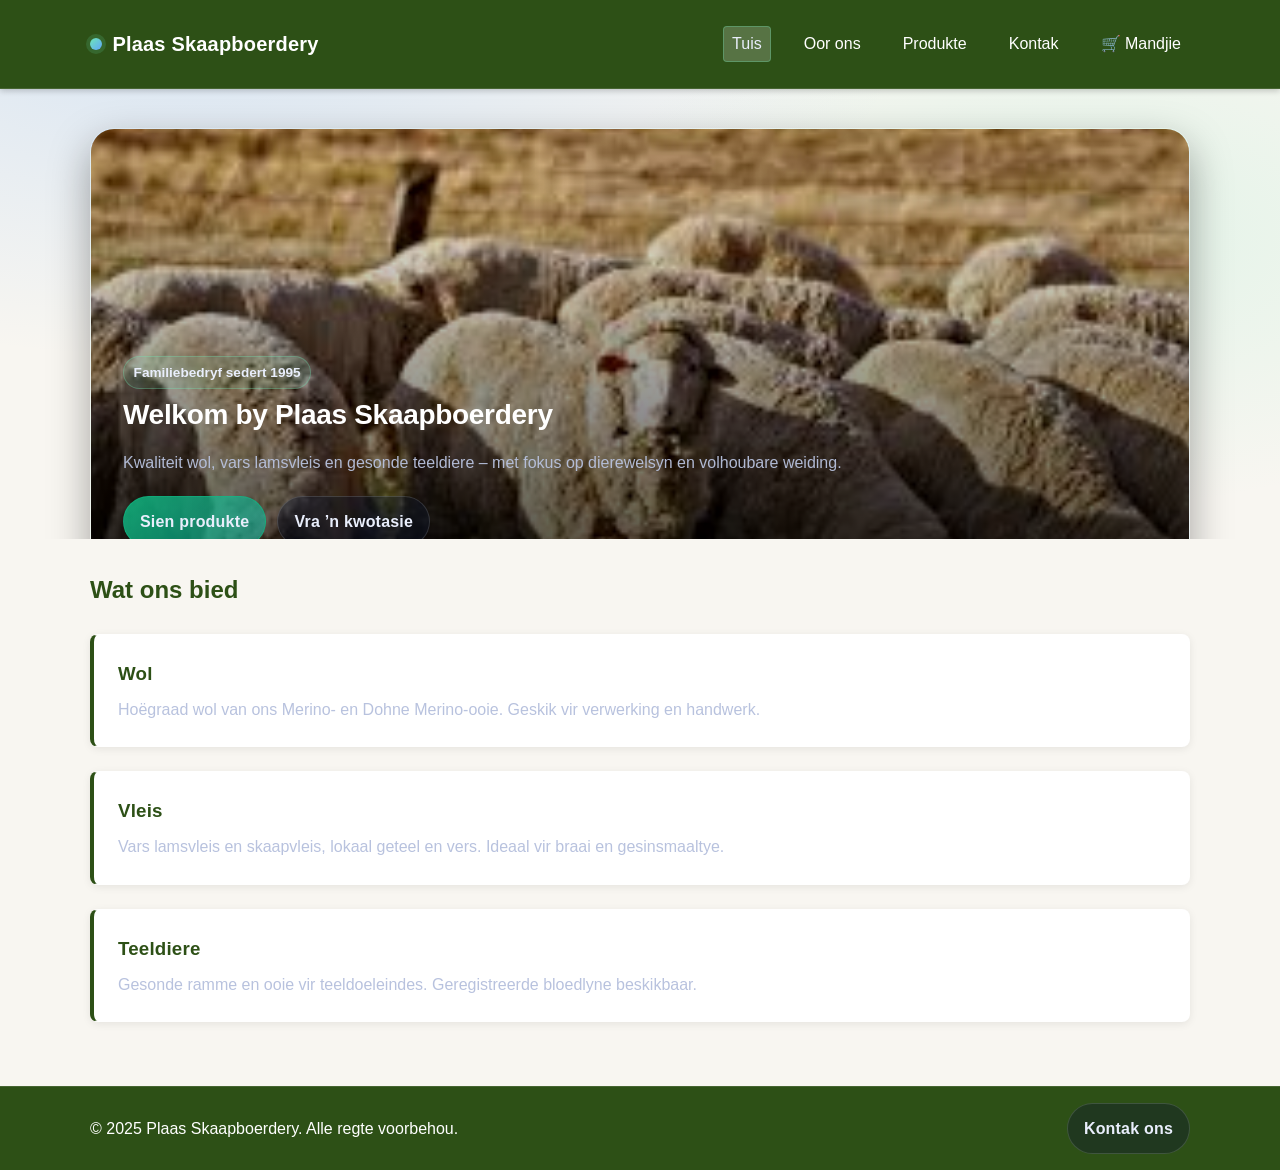
<file: index.html>
<!DOCTYPE html>
<html lang="af">
<head>
    <!-- Metadata vir soekmotoroptimalisering en beskrywing -->
    <meta charset="UTF-8">
    <meta name="viewport" content="width=device-width, initial-scale=1.0">
    <meta name="description" content="Welkom by Plaas Skaapboerdery – kwaliteit wol, lamsvleis en teeldiere. Familiebedryf met passie vir skaapboerdery.">
    <meta name="keywords" content="skaapboerdery, wol, lamsvleis, skaapvleis, teeldiere, plaas, Suid-Afrika">
    <meta name="author" content="Plaas Skaapboerdery">
    <title>Tuis | Plaas Skaapboerdery</title>
    <link rel="stylesheet" href="style.css">
</head>
<body>
    <!--
      Site struktuur:
      - Header: hoofnavigasie (bly bo vas / sticky)
      - Main: "hero" + produk-hoogtepunte
      - Footer: basiese inligting + vinnige skakel
    -->

    <!-- Header + navigasie -->
    <header>
        <nav class="nav-bar container">
            <a href="index.html" class="logo">Plaas Skaapboerdery</a>
            <ul class="nav-links">
                <li><a href="index.html" class="active">Tuis</a></li>
                <li><a href="oor-ons.html">Oor ons</a></li>
                <li><a href="produkte.html">Produkte</a></li>
                <li><a href="kontak.html">Kontak</a></li>
                <li><a href="produkte.html" title="Winkeltrollie / Mandjie">🛒 Mandjie</a></li>
            </ul>
        </nav>
    </header>

    <!-- Main inhoud -->
    <main>
        <!-- Hero: groot beeld + kernboodskap + aksieknoppies -->
        <section class="hero">
            <div class="container hero-wrap">
                <img src="download.jfif" alt="Skape graas op groen weiveld – ons kudde geniet natuurlike weiding" class="hero-image">
                <div class="hero-overlay">
                    <div>
                        <span class="badge">Familiebedryf sedert 1995</span>
                    </div>
                    <h1>Welkom by Plaas Skaapboerdery</h1>
                    <p>Kwaliteit wol, vars lamsvleis en gesonde teeldiere – met fokus op dierewelsyn en volhoubare weiding.</p>
                    <div class="hero-actions">
                        <a class="btn btn-primary" href="produkte.html">Sien produkte</a>
                        <a class="btn btn-ghost" href="kontak.html">Vra ’n kwotasie</a>
                    </div>
                </div>
            </div>
        </section>

        <!-- Hoogtepunte: 3 "kaartjies" om aanbiedinge vinnig te wys -->
        <section class="features">
            <div class="container">
                <h2>Wat ons bied</h2>
                <div class="feature-grid">
                    <article class="feature-card">
                        <h3>Wol</h3>
                        <p>Hoëgraad wol van ons Merino- en Dohne Merino-ooie. Geskik vir verwerking en handwerk.</p>
                    </article>
                    <article class="feature-card">
                        <h3>Vleis</h3>
                        <p>Vars lamsvleis en skaapvleis, lokaal geteel en vers. Ideaal vir braai en gesinsmaaltye.</p>
                    </article>
                    <article class="feature-card">
                        <h3>Teeldiere</h3>
                        <p>Gesonde ramme en ooie vir teeldoeleindes. Geregistreerde bloedlyne beskikbaar.</p>
                    </article>
                </div>
            </div>
        </section>
    </main>

    <!-- Footer: klein “call to action” + kopiereg -->
    <footer>
        <div class="container footer-wrap">
            <p>&copy; 2025 Plaas Skaapboerdery. Alle regte voorbehou.</p>
            <p><a class="btn btn-ghost" href="kontak.html">Kontak ons</a></p>
        </div>
    </footer>
</body>
</html>
</file>
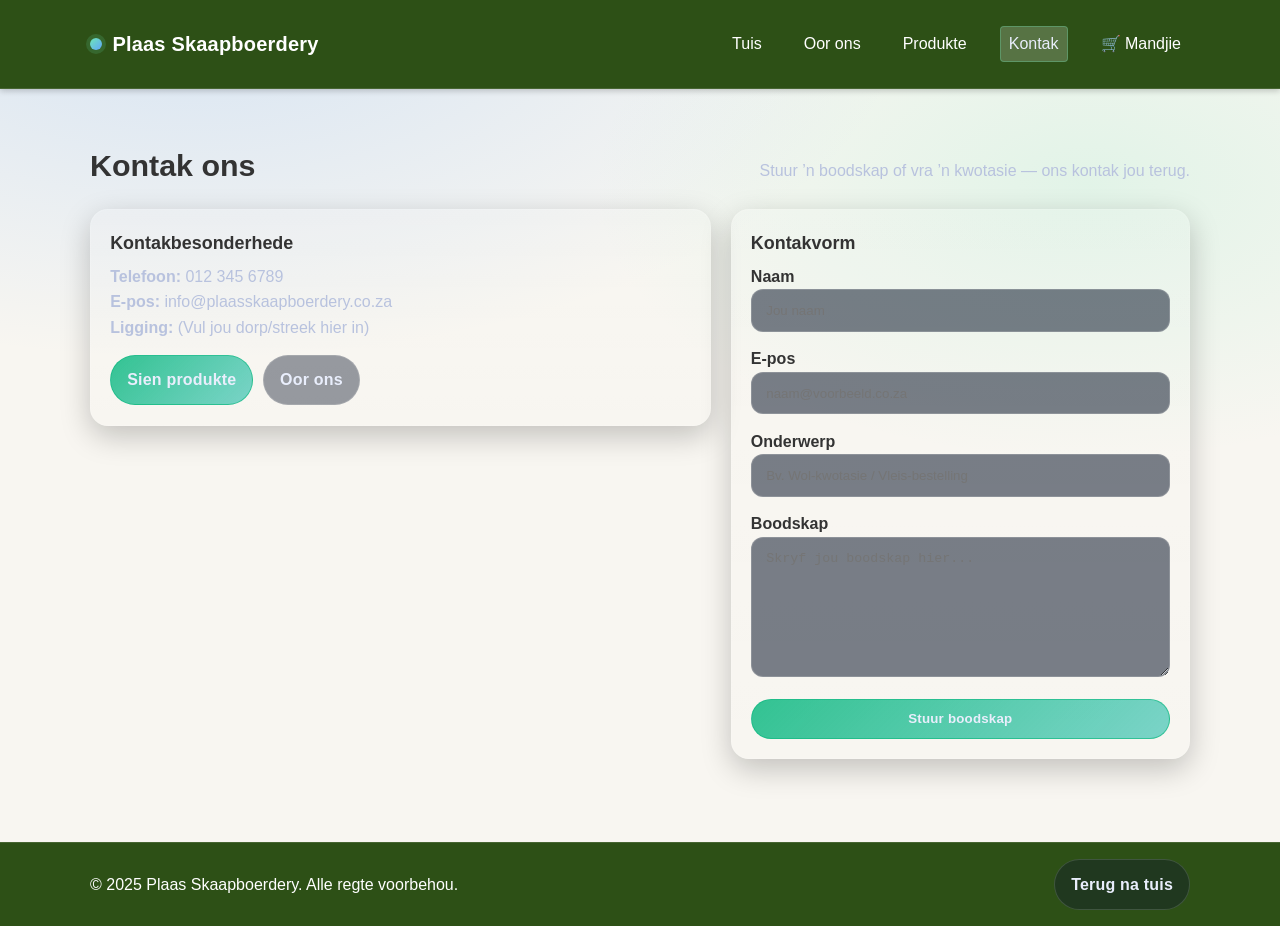
<file: kontak.html>
<!DOCTYPE html>
<html lang="af">
<head>
  <meta charset="UTF-8">
  <meta name="viewport" content="width=device-width, initial-scale=1.0">
  <meta name="description" content="Kontak Plaas Skaapboerdery vir kwotasies, bestellings of algemene navrae.">
  <meta name="author" content="Plaas Skaapboerdery">
  <title>Kontak | Plaas Skaapboerdery</title>
  <link rel="stylesheet" href="style.css">
</head>
<body>
  <!--
    Kontak blad:
    - Links: kontakbesonderhede + vinnige skakels
    - Regs: kontakvorm (stilering kom uit `style.css`)
    - Doel: ’n professionele, duidelike “call to action”
  -->
  <header>
    <nav class="nav-bar container">
      <a href="index.html" class="logo">Plaas Skaapboerdery</a>
      <ul class="nav-links">
        <li><a href="index.html">Tuis</a></li>
        <li><a href="oor-ons.html">Oor ons</a></li>
        <li><a href="produkte.html">Produkte</a></li>
        <li><a href="kontak.html" class="active">Kontak</a></li>
        <li><a href="produkte.html" title="Winkeltrollie / Mandjie">🛒 Mandjie</a></li>
      </ul>
    </nav>
  </header>

  <main>
    <!-- Kontak-inhoud in 2-kolom rooster -->
    <section>
      <div class="container">
        <div class="section-title">
          <h2>Kontak ons</h2>
          <p>Stuur ’n boodskap of vra ’n kwotasie — ons kontak jou terug.</p>
        </div>

        <div class="grid-2">
          <article class="card card-pad">
            <h3>Kontakbesonderhede</h3>
            <p><strong>Telefoon:</strong> 012 345 6789</p>
            <p><strong>E-pos:</strong> info@plaasskaapboerdery.co.za</p>
            <p><strong>Ligging:</strong> (Vul jou dorp/streek hier in)</p>
            <div style="margin-top: .9rem; display: flex; gap: .6rem; flex-wrap: wrap;">
              <a class="btn btn-primary" href="produkte.html">Sien produkte</a>
              <a class="btn btn-ghost" href="oor-ons.html">Oor ons</a>
            </div>
          </article>

          <aside class="card card-pad card-hover">
            <h3>Kontakvorm</h3>
            <form action="#" method="post">
              <div>
                <label for="naam">Naam</label>
                <input id="naam" name="naam" type="text" placeholder="Jou naam" required minlength="3">
              </div>
              <div>
                <label for="epos">E-pos</label>
                <input id="epos" name="epos" type="email" placeholder="naam@voorbeeld.co.za" required>
              </div>
              <div>
                <label for="onderwerp">Onderwerp</label>
                <input id="onderwerp" name="onderwerp" type="text" placeholder="Bv. Wol-kwotasie / Vleis-bestelling" required minlength="4">
              </div>
              <div>
                <label for="boodskap">Boodskap</label>
                <textarea id="boodskap" name="boodskap" placeholder="Skryf jou boodskap hier..." required minlength="10"></textarea>
              </div>
              <button class="btn btn-primary" type="submit">Stuur boodskap</button>
            </form>
          </aside>
        </div>
      </div>
    </section>
  </main>

  <!-- Footer: terug-skakel na tuis vir beter navigasie -->
  <footer>
    <div class="container footer-wrap">
      <p>&copy; 2025 Plaas Skaapboerdery. Alle regte voorbehou.</p>
      <p><a class="btn btn-ghost" href="index.html">Terug na tuis</a></p>
    </div>
  </footer>
</body>
</html>
</file>
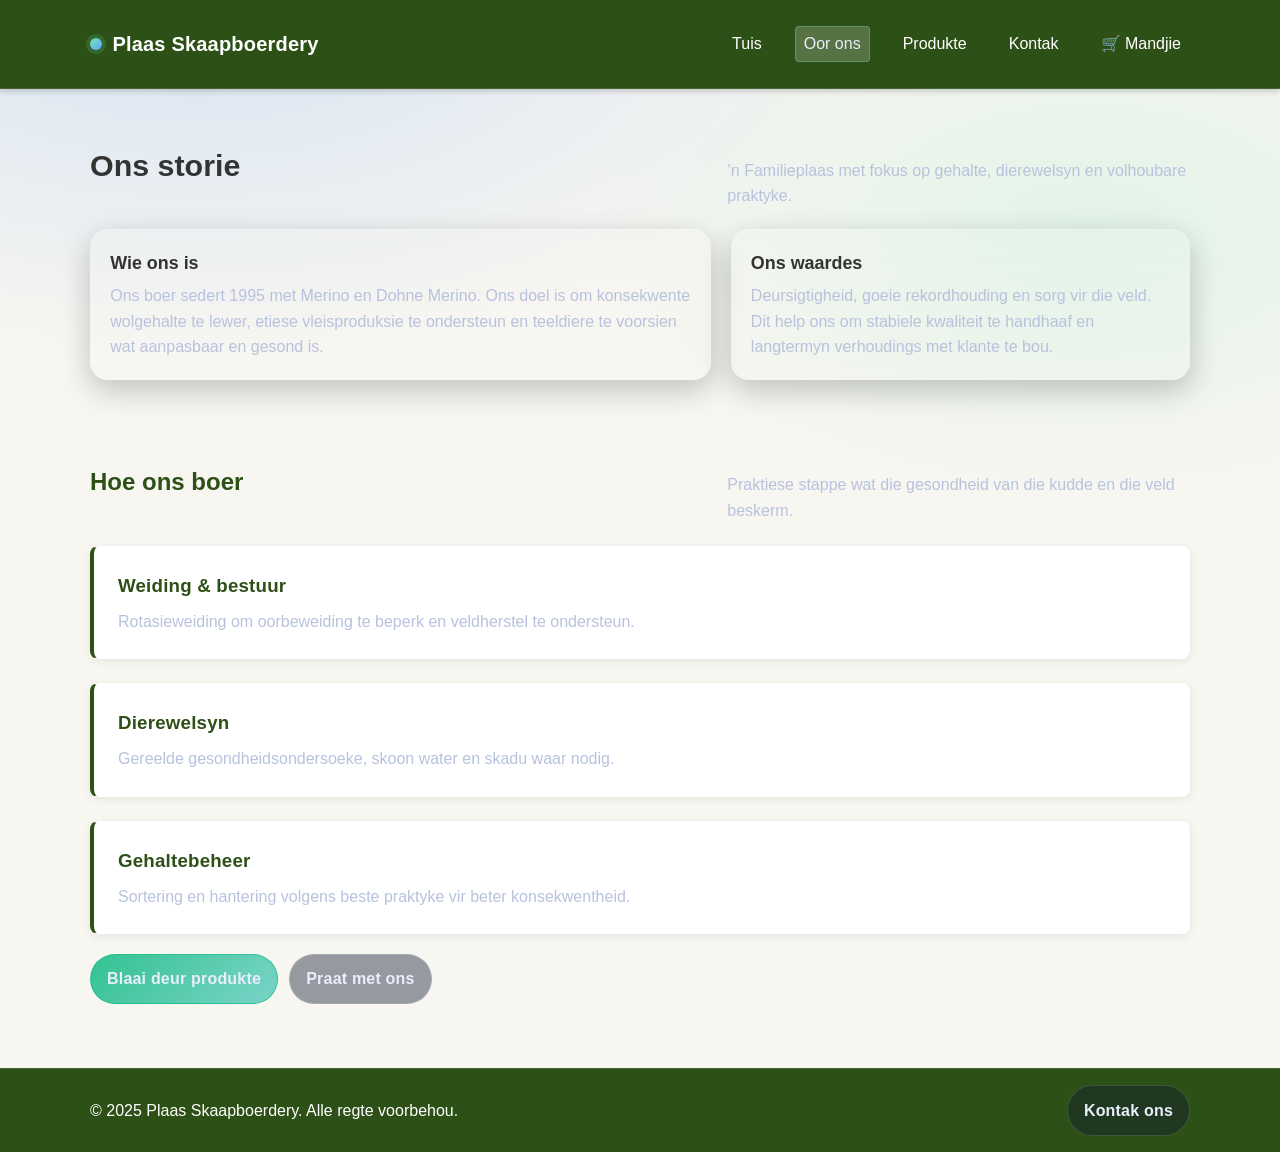
<file: oor-ons.html>
<!DOCTYPE html>
<html lang="af">
<head>
  <meta charset="UTF-8">
  <meta name="viewport" content="width=device-width, initial-scale=1.0">
  <meta name="description" content="Leer meer oor Plaas Skaapboerdery – ons storie, waardes en boerderypraktyke.">
  <meta name="author" content="Plaas Skaapboerdery">
  <title>Oor ons | Plaas Skaapboerdery</title>
  <link rel="stylesheet" href="style.css">
</head>
<body>
  <!--
    Blad uitleg:
    - Selfde navigasie/tema as die res van die site
    - Inhoud: "storie" + "hoe ons boer" in kaartjies/rooster
    - Knoppies gebruik herbruikbare `.btn` komponente uit `style.css`
  -->
  <header>
    <nav class="nav-bar container">
      <a href="index.html" class="logo">Plaas Skaapboerdery</a>
      <ul class="nav-links">
        <li><a href="index.html">Tuis</a></li>
        <li><a href="oor-ons.html" class="active">Oor ons</a></li>
        <li><a href="produkte.html">Produkte</a></li>
        <li><a href="kontak.html">Kontak</a></li>
        <li><a href="produkte.html" title="Winkeltrollie / Mandjie">🛒 Mandjie</a></li>
      </ul>
    </nav>
  </header>

  <main>
    <!-- Afdeling 1: kort storie + waardes (2-kolom rooster op groter skerms) -->
    <section>
      <div class="container">
        <div class="section-title">
          <h2>Ons storie</h2>
          <p>’n Familieplaas met fokus op gehalte, dierewelsyn en volhoubare praktyke.</p>
        </div>

        <div class="grid-2">
          <article class="card card-pad">
            <h3>Wie ons is</h3>
            <p>Ons boer sedert 1995 met Merino en Dohne Merino. Ons doel is om konsekwente wolgehalte te lewer, etiese vleisproduksie te ondersteun en teeldiere te voorsien wat aanpasbaar en gesond is.</p>
          </article>

          <aside class="card card-pad card-hover">
            <h3>Ons waardes</h3>
            <p>Deursigtigheid, goeie rekordhouding en sorg vir die veld. Dit help ons om stabiele kwaliteit te handhaaf en langtermyn verhoudings met klante te bou.</p>
          </aside>
        </div>
      </div>
    </section>

    <!-- Afdeling 2: "feature" kaartjies met hover-effekte -->
    <section class="features">
      <div class="container">
        <div class="section-title">
          <h2>Hoe ons boer</h2>
          <p>Praktiese stappe wat die gesondheid van die kudde en die veld beskerm.</p>
        </div>

        <div class="feature-grid">
          <article class="feature-card">
            <h3>Weiding & bestuur</h3>
            <p>Rotasieweiding om oorbeweiding te beperk en veldherstel te ondersteun.</p>
          </article>
          <article class="feature-card">
            <h3>Dierewelsyn</h3>
            <p>Gereelde gesondheidsondersoeke, skoon water en skadu waar nodig.</p>
          </article>
          <article class="feature-card">
            <h3>Gehaltebeheer</h3>
            <p>Sortering en hantering volgens beste praktyke vir beter konsekwentheid.</p>
          </article>
        </div>

        <div style="margin-top: 1.2rem; display: flex; gap: .7rem; flex-wrap: wrap;">
          <a class="btn btn-primary" href="produkte.html">Blaai deur produkte</a>
          <a class="btn btn-ghost" href="kontak.html">Praat met ons</a>
        </div>
      </div>
    </section>
  </main>

  <!-- Footer: konsekwente site-voetskrif -->
  <footer>
    <div class="container footer-wrap">
      <p>&copy; 2025 Plaas Skaapboerdery. Alle regte voorbehou.</p>
      <p><a class="btn btn-ghost" href="kontak.html">Kontak ons</a></p>
    </div>
  </footer>
</body>
</html>
</file>
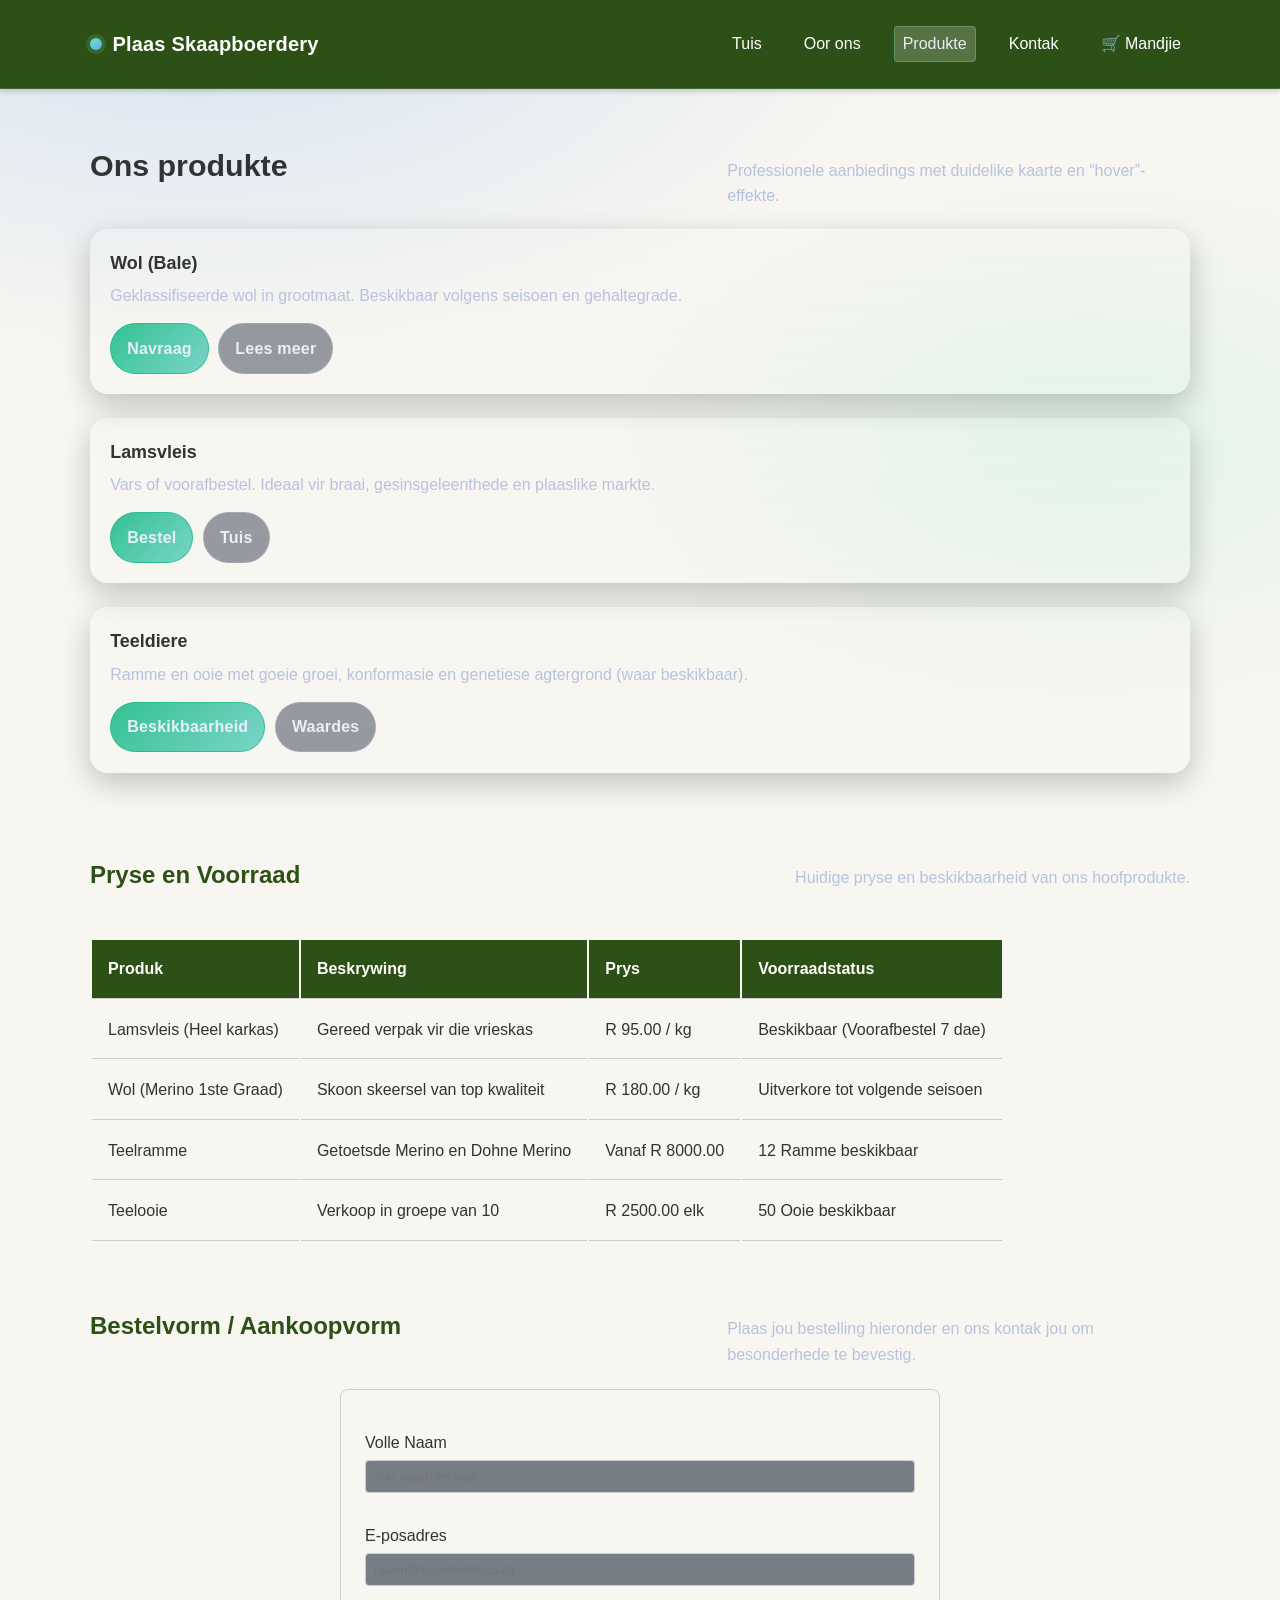
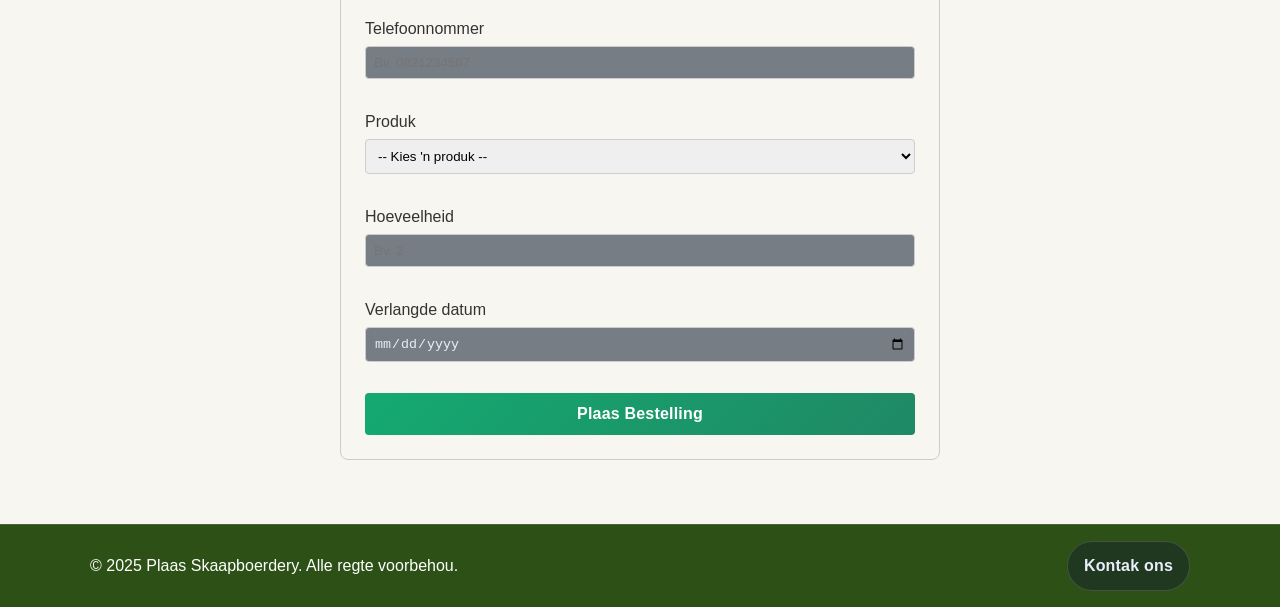
<file: produkte.html>
<!DOCTYPE html>
<html lang="af">

<head>
  <meta charset="UTF-8">
  <meta name="viewport" content="width=device-width, initial-scale=1.0">
  <meta name="description" content="Produkte van Plaas Skaapboerdery – wol, lamsvleis en teeldiere.">
  <meta name="author" content="Plaas Skaapboerdery">
  <title>Produkte | Plaas Skaapboerdery</title>
  <link rel="stylesheet" href="style.css">
</head>

<body>
  <!--
    Produkte blad:
    - Bo: navigasie (hergebruik op alle bladsye)
    - Middel: produk-kaartjies met knoppies (primary/ghost)
    - Onder: ekstra info (afhaal/aflewering + kwotasies)
  -->
  <header>
    <nav class="nav-bar container">
      <a href="index.html" class="logo">Plaas Skaapboerdery</a>
      <ul class="nav-links">
        <li><a href="index.html">Tuis</a></li>
        <li><a href="oor-ons.html">Oor ons</a></li>
        <li><a href="produkte.html" class="active">Produkte</a></li>
        <li><a href="kontak.html">Kontak</a></li>
        <li><a href="produkte.html" title="Winkeltrollie / Mandjie">🛒 Mandjie</a></li>
      </ul>
    </nav>
  </header>

  <main>
    <!-- Produk-oorsig: kaartjies met hover-effek vir ’n professionele “catalog” gevoel -->
    <section>
      <div class="container">
        <div class="section-title">
          <h2>Ons produkte</h2>
          <p>Professionele aanbiedings met duidelike kaarte en “hover”-effekte.</p>
        </div>

        <div class="feature-grid">
          <article class="card card-pad card-hover" style="grid-column: span 4;">
            <h3>Wol (Bale)</h3>
            <p>Geklassifiseerde wol in grootmaat. Beskikbaar volgens seisoen en gehaltegrade.</p>
            <div style="margin-top: .9rem; display: flex; gap: .6rem; flex-wrap: wrap;">
              <a class="btn btn-primary" href="kontak.html">Navraag</a>
              <a class="btn btn-ghost" href="oor-ons.html">Lees meer</a>
            </div>
          </article>

          <article class="card card-pad card-hover" style="grid-column: span 4;">
            <h3>Lamsvleis</h3>
            <p>Vars of voorafbestel. Ideaal vir braai, gesinsgeleenthede en plaaslike markte.</p>
            <div style="margin-top: .9rem; display: flex; gap: .6rem; flex-wrap: wrap;">
              <a class="btn btn-primary" href="kontak.html">Bestel</a>
              <a class="btn btn-ghost" href="index.html#">Tuis</a>
            </div>
          </article>

          <article class="card card-pad card-hover" style="grid-column: span 4;">
            <h3>Teeldiere</h3>
            <p>Ramme en ooie met goeie groei, konformasie en genetiese agtergrond (waar beskikbaar).</p>
            <div style="margin-top: .9rem; display: flex; gap: .6rem; flex-wrap: wrap;">
              <a class="btn btn-primary" href="kontak.html">Beskikbaarheid</a>
              <a class="btn btn-ghost" href="oor-ons.html">Waardes</a>
            </div>
          </article>
        </div>
      </div>
    </section>

    <!-- Pryse en Voorraad Tabelle -->
    <section class="content-section">
      <div class="container">
        <div class="section-title">
          <h2>Pryse en Voorraad</h2>
          <p>Huidige pryse en beskikbaarheid van ons hoofprodukte.</p>
        </div>
        <div class="table-container">
          <table class="data-table">
            <thead>
              <tr>
                <th>Produk</th>
                <th>Beskrywing</th>
                <th>Prys</th>
                <th>Voorraadstatus</th>
              </tr>
            </thead>
            <tbody>
              <tr>
                <td>Lamsvleis (Heel karkas)</td>
                <td>Gereed verpak vir die vrieskas</td>
                <td>R 95.00 / kg</td>
                <td>Beskikbaar (Voorafbestel 7 dae)</td>
              </tr>
              <tr>
                <td>Wol (Merino 1ste Graad)</td>
                <td>Skoon skeersel van top kwaliteit</td>
                <td>R 180.00 / kg</td>
                <td>Uitverkore tot volgende seisoen</td>
              </tr>
              <tr>
                <td>Teelramme</td>
                <td>Getoetsde Merino en Dohne Merino</td>
                <td>Vanaf R 8000.00</td>
                <td>12 Ramme beskikbaar</td>
              </tr>
              <tr>
                <td>Teelooie</td>
                <td>Verkoop in groepe van 10</td>
                <td>R 2500.00 elk</td>
                <td>50 Ooie beskikbaar</td>
              </tr>
            </tbody>
          </table>
        </div>
      </div>
    </section>

    <!-- Bestelvorm -->
    <section class="content-section">
      <div class="container">
        <div class="section-title">
          <h2>Bestelvorm / Aankoopvorm</h2>
          <p>Plaas jou bestelling hieronder en ons kontak jou om besonderhede te bevestig.</p>
        </div>
        <div class="contact-form"
          style="margin: 0 auto; background-color: transparent; box-shadow: none; border: 1px solid #ccc;">
          <form action="#" method="post">
            <div>
              <label for="bestel-naam">Volle Naam</label>
              <input id="bestel-naam" name="naam" type="text" placeholder="Jou naam en van" required minlength="3">
            </div>
            <div>
              <label for="bestel-epos">E-posadres</label>
              <input id="bestel-epos" name="epos" type="email" placeholder="naam@voorbeeld.co.za" required>
            </div>
            <div>
              <label for="bestel-tel">Telefoonnommer</label>
              <input id="bestel-tel" name="telefoon" type="tel" pattern="[0-9]{10}" placeholder="Bv. 0821234567"
                required title="Voer asseblief 'n 10-syfer telefoonnommer in">
            </div>
            <div>
              <label for="bestel-produk">Produk</label>
              <select id="bestel-produk" name="produk" required>
                <option value="">-- Kies 'n produk --</option>
                <option value="Lamsvleis">Lamsvleis</option>
                <option value="Wol">Wol</option>
                <option value="Ramme">Teelramme</option>
                <option value="Ooie">Teelooie</option>
              </select>
            </div>
            <div>
              <label for="bestel-hvl">Hoeveelheid</label>
              <input id="bestel-hvl" name="hoeveelheid" type="number" min="1" placeholder="Bv. 2" required>
            </div>
            <div>
              <label for="bestel-datum">Verlangde datum</label>
              <input id="bestel-datum" name="datum" type="date" required>
            </div>
            <button class="btn btn-primary" type="submit" style="width: 100%;">Plaas Bestelling</button>
          </form>
        </div>
      </div>
    </section>

    <!-- Footer: konsekwente voetskrif + vinnige kontak skakel -->
    <footer>
      <div class="container footer-wrap">
        <p>&copy; 2025 Plaas Skaapboerdery. Alle regte voorbehou.</p>
        <p><a class="btn btn-ghost" href="kontak.html">Kontak ons</a></p>
      </div>
    </footer>
</body>

</html>
</file>
<file: style.css>
/* Plaas Skaapboerdery — Professional theme
   Kort gids:
   - :root           Temakleure, radius, layout breedte
   - body/base       Basiese tipografie + agtergrond
   - header/nav      Sticky navigasie en menu skakels
   - hero            Groot “banner” met overlay + aksies
   - .btn*           Knoppie-komponente (primary / ghost) + hover
   - .card*          Kaartjies + hover vir afdelings/produkte
   - grids/helpers   .feature-grid, .grid-2, .container
   - forms           Invoer velde + fokus-styles
   - footer          Voetskrif uitleg
*/

:root{
  --bg: #0b1220;
  --surface: #0f1a2f;
  --surface-2: #12203a;
  --text: #e9eefc;
  --muted: #b8c2de;
  --border: rgba(255,255,255,.12);
  --shadow: 0 16px 40px rgba(0,0,0,.35);

  --brand: #6ee7b7;      /* mint */
  --brand-2: #60a5fa;    /* blue */
  --danger: #fb7185;

  --radius: 18px;
  --radius-sm: 12px;
  --container: 1100px;
}

*{ box-sizing: border-box; }
html{ scroll-behavior: smooth; }
body{
  margin: 0;
  font-family: ui-sans-serif, system-ui, -apple-system, "Segoe UI", Roboto, Arial, "Noto Sans", "Liberation Sans", sans-serif;
  line-height: 1.55;
  color: var(--text);
  background:
    radial-gradient(1200px 600px at 15% 0%, rgba(96,165,250,.22), transparent 60%),
    radial-gradient(900px 500px at 85% 20%, rgba(110,231,183,.16), transparent 55%),
    var(--bg);
}

img{ max-width: 100%; display: block; }
a{ color: inherit; text-decoration: none; }

.container{
  width: min(var(--container), calc(100% - 2rem));
  margin-inline: auto;
}

/* Header / Nav */
header{
  position: sticky;
  top: 0;
  z-index: 20;
  background: rgba(11,18,32,.72);
  backdrop-filter: blur(10px);
  border-bottom: 1px solid var(--border);
}

.nav-bar{
  display: flex;
  align-items: center;
  justify-content: space-between;
  gap: 1rem;
  padding: .9rem 0;
}

.logo{
  font-weight: 800;
  letter-spacing: .2px;
  display: inline-flex;
  align-items: center;
  gap: .65rem;
}
.logo::before{
  content: "";
  width: 12px;
  height: 12px;
  border-radius: 999px;
  background: linear-gradient(135deg, var(--brand), var(--brand-2));
  box-shadow: 0 0 0 4px rgba(110,231,183,.15);
}

.nav-links{
  list-style: none;
  margin: 0;
  padding: 0;
  display: flex;
  gap: .4rem;
  flex-wrap: wrap;
  justify-content: flex-end;
}
.nav-links a{
  display: inline-block;
  padding: .55rem .85rem;
  border-radius: 999px;
  color: var(--muted);
  border: 1px solid transparent;
  transition: background .18s ease, border-color .18s ease, transform .18s ease, color .18s ease;
}
.nav-links a:hover{
  color: var(--text);
  background: rgba(255,255,255,.06);
  border-color: rgba(255,255,255,.14);
  transform: translateY(-1px);
}
.nav-links a.active{
  color: var(--text);
  background: rgba(110,231,183,.10);
  border-color: rgba(110,231,183,.30);
}

/* Sections */
section{
  padding: 3.2rem 0;
}
.section-title{
  display: flex;
  align-items: baseline;
  justify-content: space-between;
  gap: 1rem;
  margin-bottom: 1.25rem;
}
.section-title h2{
  margin: 0;
  font-size: clamp(1.35rem, 1.1rem + 1vw, 2rem);
}
.section-title p{
  margin: 0;
  color: var(--muted);
  max-width: 52ch;
}

/* Hero */
.hero{
  padding: 2.4rem 0 0;
}
.hero-wrap{
  position: relative;
  border-radius: calc(var(--radius) + 6px);
  overflow: hidden;
  box-shadow: var(--shadow);
  border: 1px solid var(--border);
  background: linear-gradient(135deg, rgba(96,165,250,.12), rgba(110,231,183,.08));
}
.hero-image{
  width: 100%;
  height: clamp(320px, 42vw, 520px);
  object-fit: cover;
  filter: saturate(1.05) contrast(1.03);
  transform: scale(1.02);
}
.hero-overlay{
  position: absolute;
  inset: 0;
  display: grid;
  align-content: end;
  gap: .7rem;
  padding: clamp(1.2rem, 2.5vw, 2.2rem);
  background: linear-gradient(180deg, rgba(11,18,32,.10) 0%, rgba(11,18,32,.78) 72%, rgba(11,18,32,.92) 100%);
}
.hero-overlay h1{
  margin: 0;
  font-size: clamp(1.75rem, 1.2rem + 2.4vw, 3.1rem);
  line-height: 1.08;
  letter-spacing: -0.3px;
}
.hero-overlay p{
  margin: 0;
  color: var(--muted);
  font-size: clamp(1rem, .95rem + .3vw, 1.15rem);
}

.hero-actions{
  display: flex;
  gap: .7rem;
  flex-wrap: wrap;
  margin-top: .6rem;
}

/* Buttons */
.btn{
  display: inline-flex;
  align-items: center;
  justify-content: center;
  gap: .5rem;
  padding: .72rem 1rem;
  border-radius: 999px;
  border: 1px solid rgba(255,255,255,.14);
  background: rgba(15,26,47,.72);
  color: var(--text);
  font-weight: 650;
  letter-spacing: .2px;
  transition: transform .18s ease, background .18s ease, border-color .18s ease, box-shadow .18s ease;
  cursor: pointer;
  user-select: none;
}
.btn:hover{
  transform: translateY(-1px);
  border-color: rgba(255,255,255,.22);
  background: rgba(15,26,47,.86);
  box-shadow: 0 12px 30px rgba(0,0,0,.25);
}
.btn:active{ transform: translateY(0); }

.btn-primary{
  border-color: rgba(16,185,129,.65);
  background: linear-gradient(135deg, rgba(16,185,129,.85), rgba(20,184,166,.55));
}
.btn-primary:hover{
  border-color: rgba(16,185,129,.85);
  background: linear-gradient(135deg, rgba(16,185,129,.92), rgba(20,184,166,.62));
}
.btn-ghost{
  background: rgba(15,26,47,.42);
}

/* Cards */
.card{
  background: linear-gradient(180deg, rgba(255,255,255,.06), rgba(255,255,255,.03));
  border: 1px solid var(--border);
  border-radius: var(--radius);
  box-shadow: 0 10px 30px rgba(0,0,0,.22);
}
.card-pad{ padding: 1.2rem; }
.card h3{
  margin: 0 0 .35rem;
  font-size: 1.12rem;
}
.card p{
  margin: 0;
  color: var(--muted);
}
.card-hover{
  transition: transform .18s ease, border-color .18s ease, background .18s ease;
}
.card-hover:hover{
  transform: translateY(-4px);
  border-color: rgba(110,231,183,.28);
  background: linear-gradient(180deg, rgba(110,231,183,.10), rgba(255,255,255,.03));
}

/* Feature grid */
.features h2{
  margin: 0 0 1.2rem;
  font-size: clamp(1.35rem, 1.1rem + 1vw, 2rem);
}
.feature-grid{
  display: grid;
  grid-template-columns: repeat(12, 1fr);
  gap: 1rem;
}
.feature-card{
  grid-column: span 4;
  padding: 1.2rem;
  border-radius: var(--radius);
  border: 1px solid var(--border);
  background: linear-gradient(180deg, rgba(255,255,255,.06), rgba(255,255,255,.03));
  transition: transform .18s ease, border-color .18s ease, box-shadow .18s ease;
}
.feature-card:hover{
  transform: translateY(-4px);
  border-color: rgba(96,165,250,.30);
  box-shadow: 0 18px 45px rgba(0,0,0,.28);
}
.feature-card h3{
  margin: 0 0 .45rem;
  letter-spacing: .2px;
}
.feature-card p{
  margin: 0;
  color: var(--muted);
}

/* Simple “badge” */
.badge{
  display: inline-flex;
  align-items: center;
  padding: .28rem .6rem;
  border-radius: 999px;
  border: 1px solid rgba(110,231,183,.30);
  background: rgba(110,231,183,.10);
  color: var(--text);
  font-weight: 650;
  font-size: .85rem;
}

/* Forms */
form{ display: grid; gap: .9rem; }
label{ font-weight: 650; }
input, textarea{
  width: 100%;
  padding: .8rem .9rem;
  border-radius: 12px;
  border: 1px solid rgba(255,255,255,.16);
  background: rgba(15,26,47,.55);
  color: var(--text);
  outline: none;
}
input:focus, textarea:focus{
  border-color: rgba(110,231,183,.45);
  box-shadow: 0 0 0 4px rgba(110,231,183,.12);
}
textarea{ min-height: 140px; resize: vertical; }

/* Footer */
footer{
  border-top: 1px solid var(--border);
  padding: 2rem 0;
  color: var(--muted);
}
.footer-wrap{
  display: flex;
  align-items: center;
  justify-content: space-between;
  gap: 1rem;
  flex-wrap: wrap;
}

/* Layout helpers */
.grid-2{
  display: grid;
  grid-template-columns: 1.15fr .85fr;
  gap: 1.2rem;
  align-items: start;
}

@media (max-width: 900px){
  .feature-card{ grid-column: span 6; }
  .grid-2{ grid-template-columns: 1fr; }
}
@media (max-width: 620px){
  .nav-bar{ padding: .8rem 0; }
  .nav-links{ justify-content: flex-start; }
  .feature-card{ grid-column: span 12; }
}

/* ============================================
   Plaas Skaapboerdery – Stylblad
   Responsief vir selfoon en rekenaar
   ============================================ */

/* Algemene herstel en basis */
* {
    margin: 0;
    padding: 0;
    box-sizing: border-box;
}

body {
    font-family: 'Segoe UI', Tahoma, Geneva, Verdana, sans-serif;
    line-height: 1.6;
    color: #333;
    background-color: #f8f6f1;
}

/* Navigasie */
header {
    background-color: #2d5016;
    color: white;
    padding: 0.75rem 1.5rem;
    position: sticky;
    top: 0;
    z-index: 100;
    box-shadow: 0 2px 6px rgba(0,0,0,0.2);
}

.nav-bar {
    display: flex;
    justify-content: space-between;
    align-items: center;
    max-width: 1200px;
    margin: 0 auto;
}

.logo {
    color: white;
    text-decoration: none;
    font-weight: bold;
    font-size: 1.25rem;
}

.nav-links {
    list-style: none;
    display: flex;
    gap: 1.5rem;
}

.nav-links a {
    color: white;
    text-decoration: none;
    padding: 0.25rem 0.5rem;
    border-radius: 4px;
}

.nav-links a:hover,
.nav-links a.active {
    background-color: rgba(255,255,255,0.2);
}

/* Hero-gedeelte (Tuisblad) */
.hero {
    position: relative;
    width: 100%;
    max-height: 450px;
    overflow: hidden;
}

.hero-image {
    width: 100%;
    height: auto;
    max-height: 450px;
    object-fit: cover;
    display: block;
}

.hero-overlay {
    position: absolute;
    bottom: 0;
    left: 0;
    right: 0;
    background: linear-gradient(transparent, rgba(0,0,0,0.7));
    color: white;
    padding: 2rem;
}

.hero-overlay h1 {
    font-size: 1.75rem;
    margin-bottom: 0.5rem;
}

.hero-overlay p {
    font-size: 1rem;
    opacity: 0.95;
}

/* Bladsy-kop (vir Oor ons, Produkte, Kontak) */
.page-header {
    position: relative;
    width: 100%;
    max-height: 280px;
    overflow: hidden;
}

.page-image {
    width: 100%;
    height: auto;
    max-height: 280px;
    object-fit: cover;
    display: block;
}

.page-overlay {
    position: absolute;
    top: 0;
    left: 0;
    right: 0;
    bottom: 0;
    background: rgba(0,0,0,0.4);
    display: flex;
    align-items: center;
    justify-content: center;
}

.page-overlay h1 {
    color: white;
    font-size: 2rem;
    text-shadow: 1px 1px 3px rgba(0,0,0,0.5);
}

/* Inhoudgebiede */
.features,
.content-section {
    max-width: 1200px;
    margin: 0 auto;
    padding: 2rem 1.5rem;
}

.features h2,
.content-section h2 {
    color: #2d5016;
    margin-bottom: 1.5rem;
    font-size: 1.5rem;
}

/* Feature-kaarte (Tuisblad) */
.feature-grid {
    display: grid;
    grid-template-columns: repeat(auto-fit, minmax(250px, 1fr));
    gap: 1.5rem;
}

.feature-card {
    background: white;
    padding: 1.5rem;
    border-radius: 8px;
    box-shadow: 0 2px 8px rgba(0,0,0,0.08);
    border-left: 4px solid #2d5016;
}

.feature-card h3 {
    color: #2d5016;
    margin-bottom: 0.5rem;
}

/* Produkte en inhoud */
.product-card {
    background: white;
    padding: 1.5rem;
    margin-bottom: 1.5rem;
    border-radius: 8px;
    box-shadow: 0 2px 8px rgba(0,0,0,0.08);
}

.product-card h2 {
    margin-bottom: 0.75rem;
}

/* Kontak-grid */
.contact-grid {
    display: grid;
    grid-template-columns: repeat(auto-fit, minmax(200px, 1fr));
    gap: 1.5rem;
}

.contact-grid article {
    background: white;
    padding: 1.5rem;
    border-radius: 8px;
    box-shadow: 0 2px 8px rgba(0,0,0,0.08);
}

/* Kontakvorm */
.contact-form {
    background: white;
    padding: 1.5rem;
    border-radius: 8px;
    box-shadow: 0 2px 8px rgba(0,0,0,0.08);
    max-width: 600px;
}

.contact-form label {
    display: block;
    margin-top: 1rem;
    margin-bottom: 0.25rem;
    font-weight: 500;
}

.contact-form input,
.contact-form select,
.contact-form textarea {
    width: 100%;
    padding: 0.5rem;
    border: 1px solid #ccc;
    border-radius: 4px;
}

.contact-form button {
    margin-top: 1rem;
    padding: 0.75rem 1.5rem;
    background-color: #2d5016;
    color: white;
    border: none;
    border-radius: 4px;
    cursor: pointer;
    font-size: 1rem;
}

.contact-form button:hover {
    background-color: #3d6b1f;
}

/* Voetskrif */
footer {
    background-color: #2d5016;
    color: white;
    text-align: center;
    padding: 1rem;
    margin-top: 2rem;
}

/* Responsief – mobiel */
@media (max-width: 600px) {
    .nav-bar {
        flex-direction: column;
        gap: 1rem;
    }

}

.data-table th,
.data-table td {
    padding: 1rem;
    text-align: left;
    border-bottom: 1px solid #ccc;
}

.data-table th {
    background-color: #2d5016;
    color: white;
    font-weight: bold;
}

.data-table tbody tr:hover {
    background-color: #f1f8e9;
}

/* Validasie Stilering */
.contact-form input:focus:invalid,
.contact-form textarea:focus:invalid,
.contact-form select:focus:invalid {
    border-color: #d9534f;
    outline: none;
    box-shadow: 0 0 4px rgba(217,83,79,0.4);
}

.contact-form input:focus:valid,
.contact-form textarea:focus:valid,
.contact-form select:focus:valid {
    border-color: #5cb85c;
    outline: none;
    box-shadow: 0 0 4px rgba(92,184,92,0.4);
}
</file>
